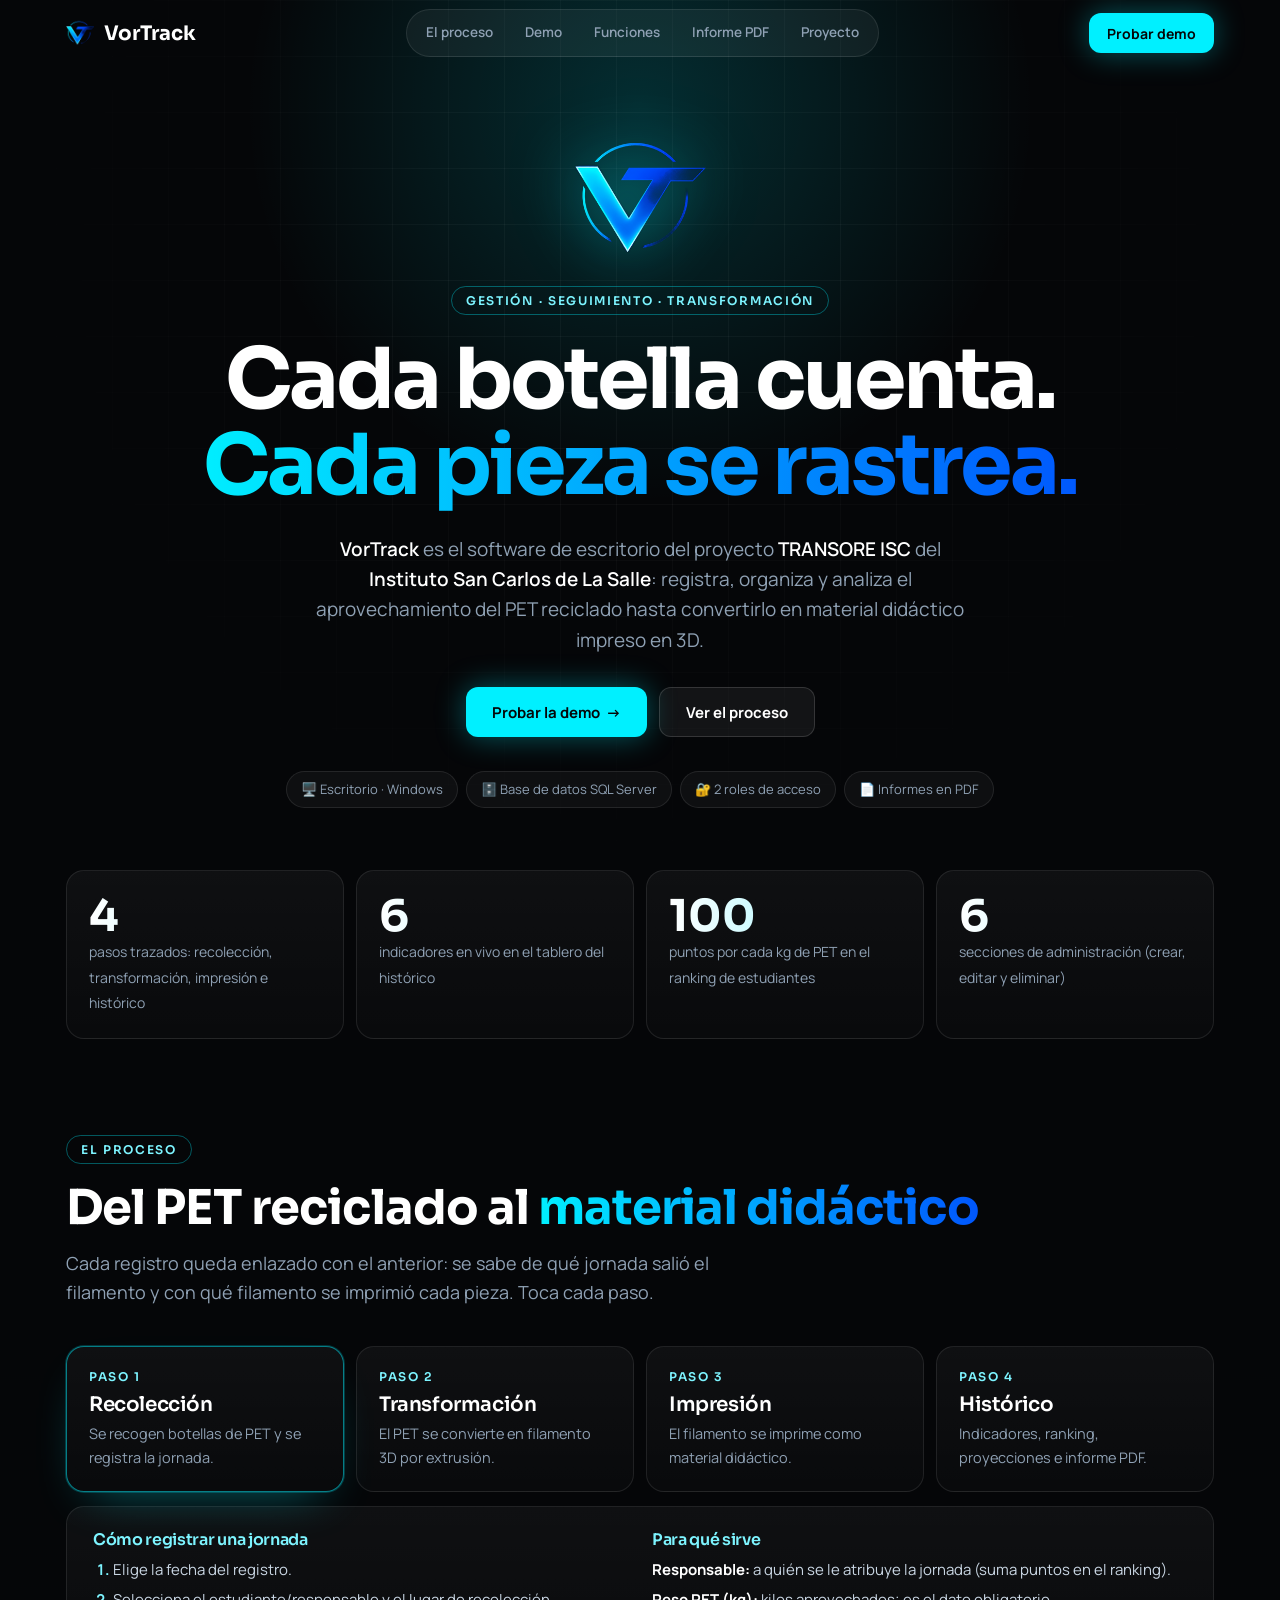
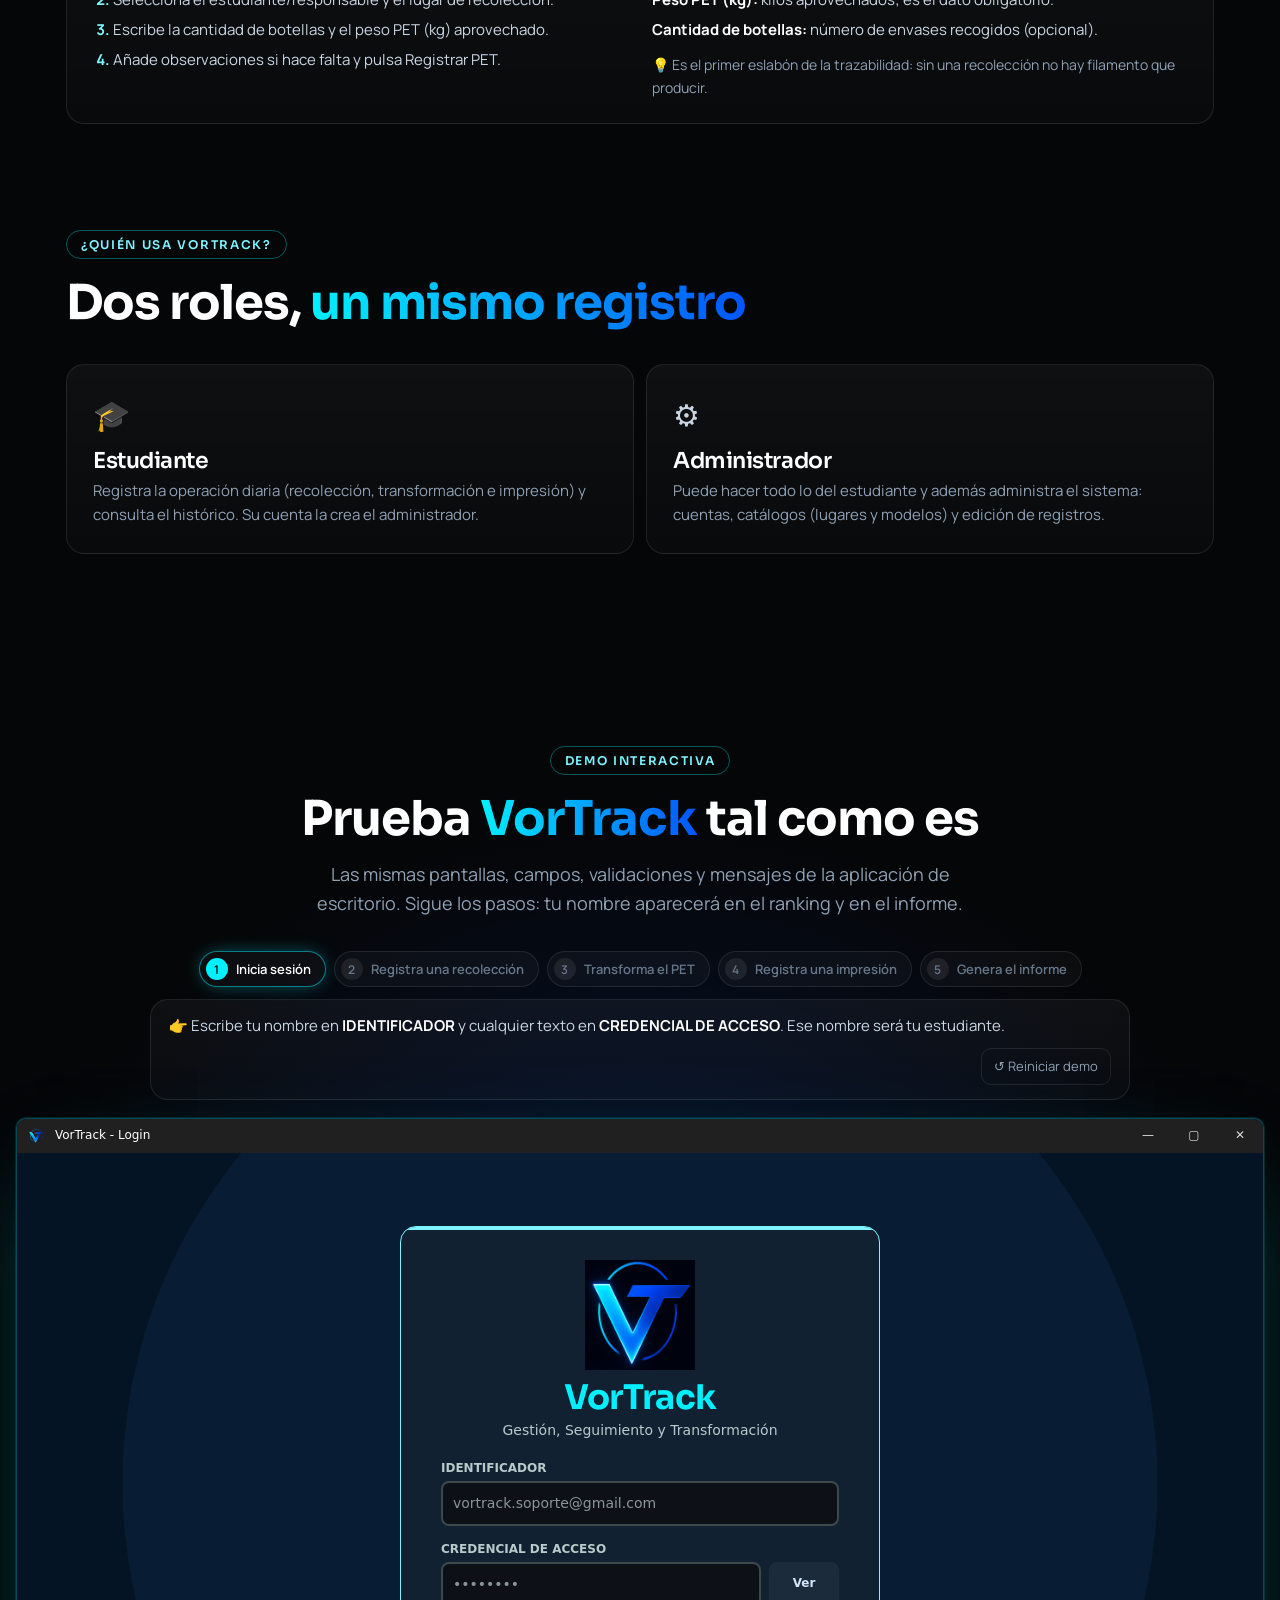
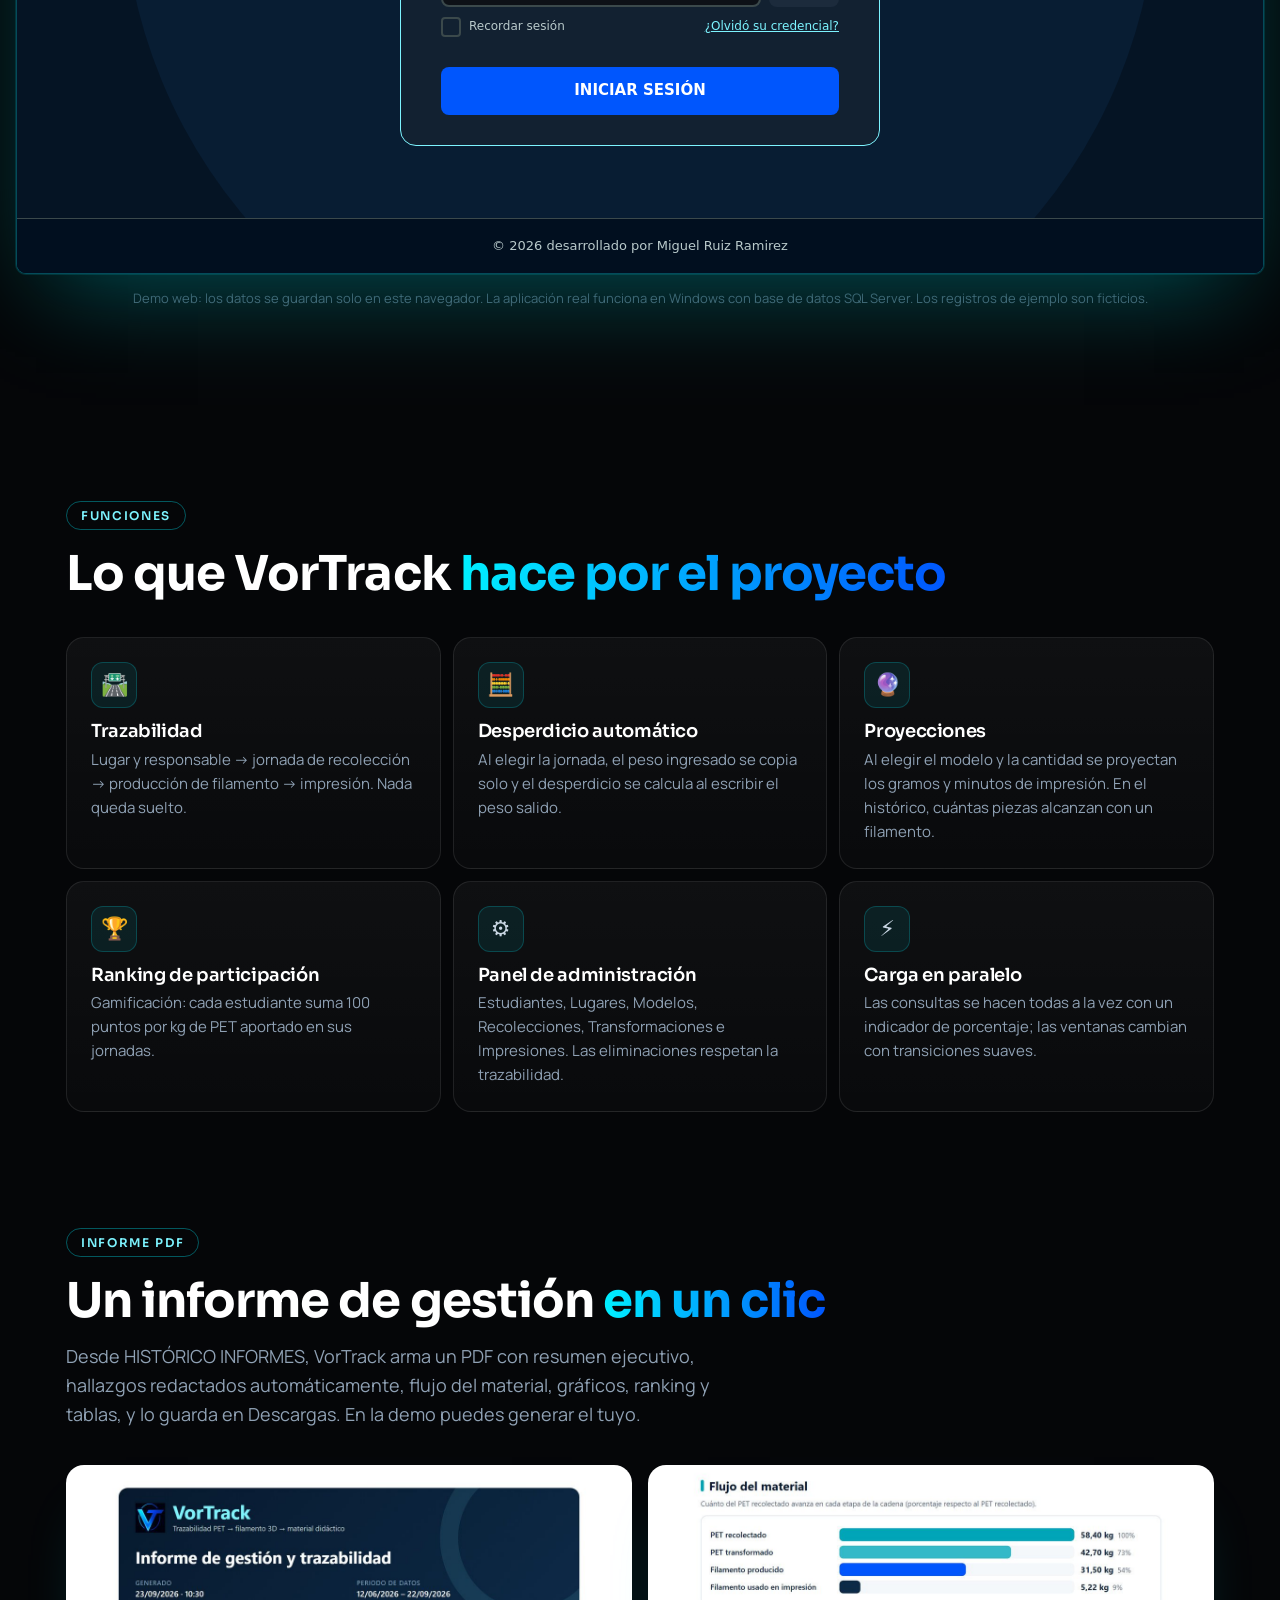
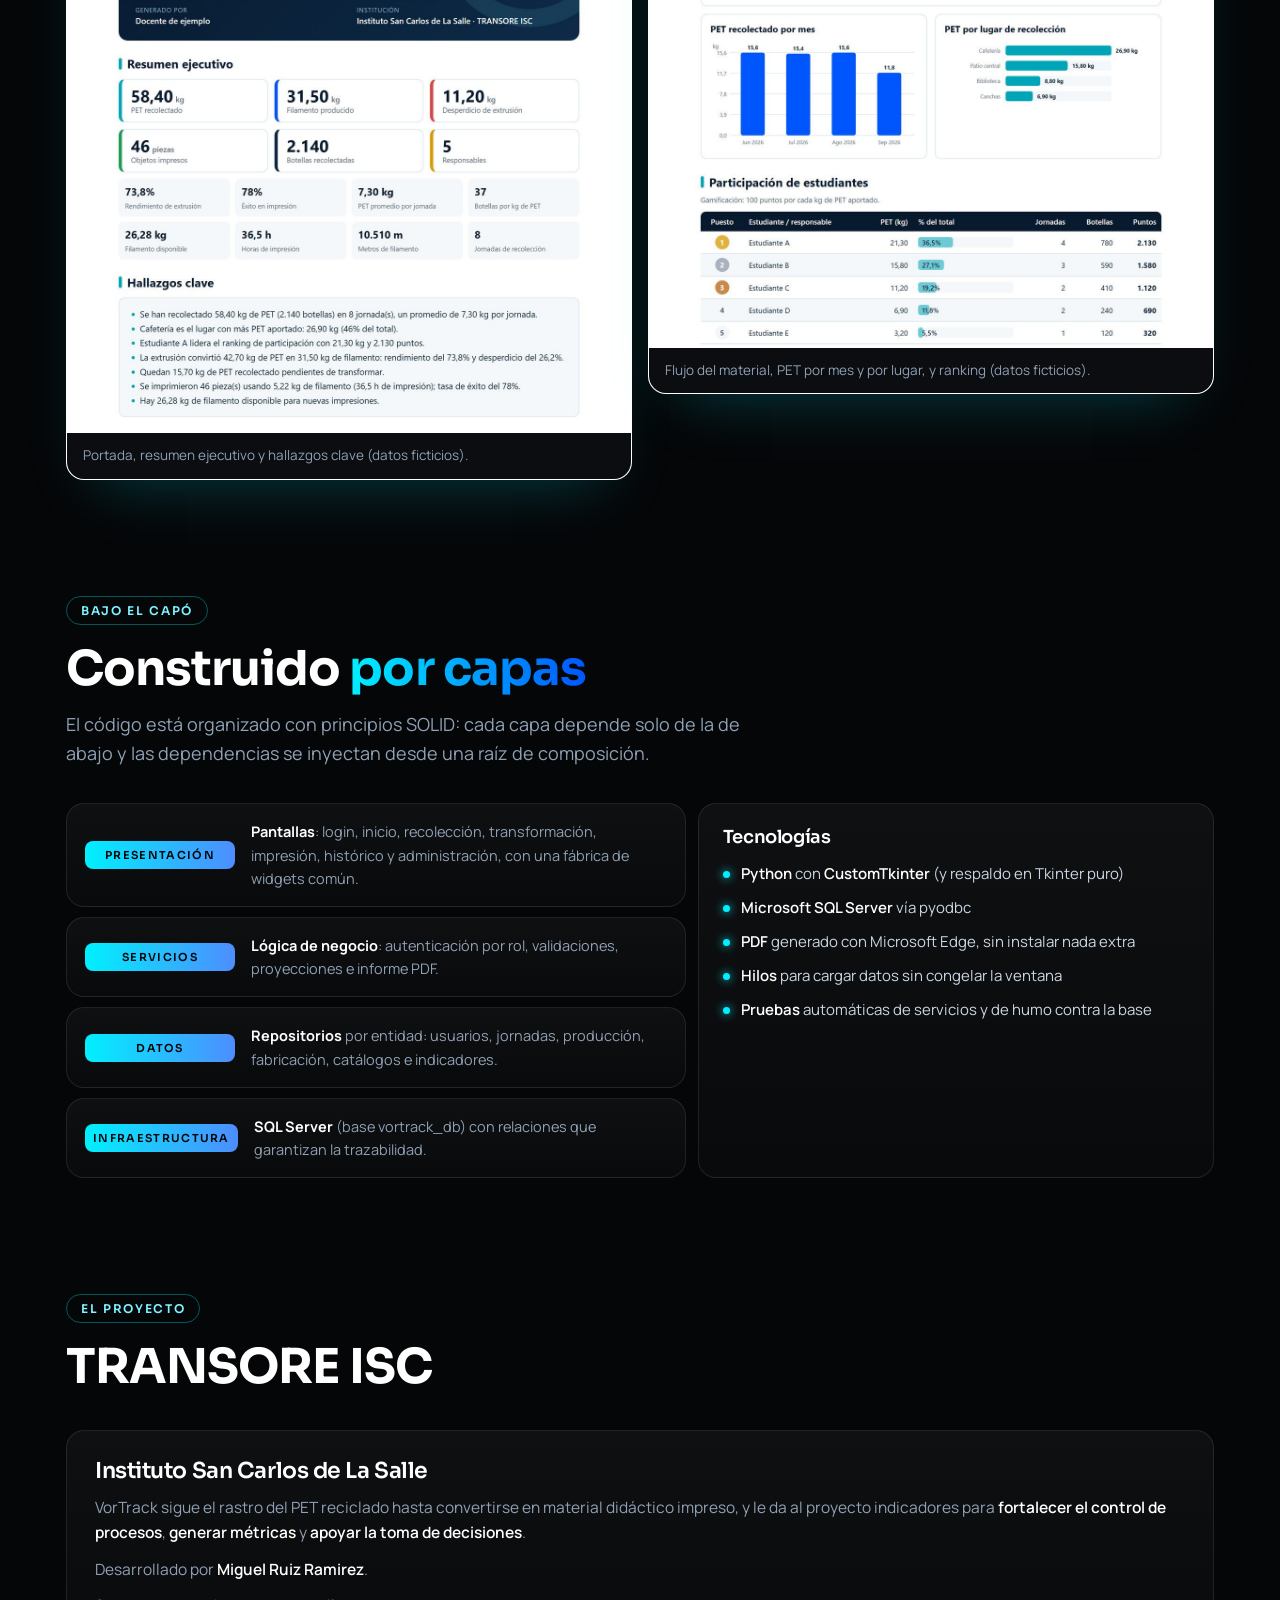
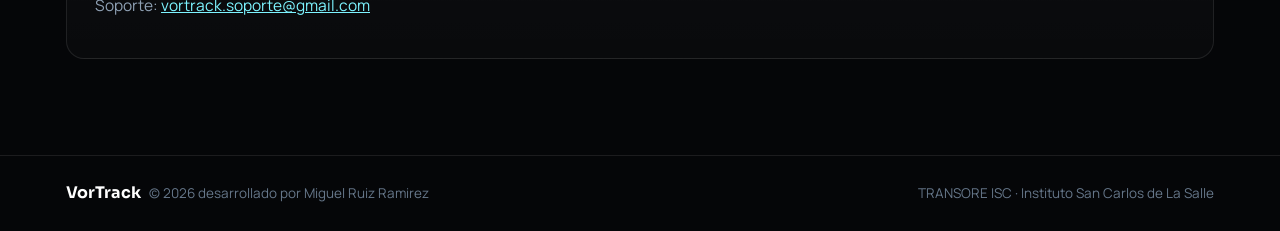
<file: index.html>
<!doctype html>
<html lang="es">
<head>
<meta charset="utf-8">
<meta name="viewport" content="width=device-width, initial-scale=1, viewport-fit=cover">
<title>VorTrack</title>
<meta name="description" content="VorTrack: software de gestión y trazabilidad del proyecto TRANSORE ISC del Instituto San Carlos de La Salle. Del PET reciclado al material didáctico impreso en 3D. Prueba la demo.">
<meta name="theme-color" content="#050608">
<link rel="icon" href="logo.png">
<link rel="preconnect" href="https://fonts.googleapis.com">
<link rel="preconnect" href="https://fonts.gstatic.com" crossorigin>
<link href="https://fonts.googleapis.com/css2?family=Sora:wght@400;600;700&family=Manrope:wght@400;500;600;700&display=swap" rel="stylesheet">
<link rel="stylesheet" href="app.css">
<style>
/* Plantilla B · Noche neón — negro + cian VorTrack, Sora (títulos) + Manrope (texto) */
:root{
  --bg:#050608; --panel:rgba(255,255,255,.045); --panel2:rgba(255,255,255,.02); --borde:rgba(255,255,255,.09);
  --cyan:#00f0ff; --cyan3:#7df4ff; --blue:#0056fd; --text:#c9d6e3; --muted:#8fa1b4; --dim:#66778a; --ok:#3ddc84;
  --titulo:"Sora",system-ui,sans-serif; --cuerpo:"Manrope",system-ui,sans-serif;
  color-scheme:dark;
}
*{box-sizing:border-box;margin:0;padding:0}
html{scroll-behavior:smooth;-webkit-text-size-adjust:100%}
body{background:var(--bg);color:var(--text);font-family:var(--cuerpo);line-height:1.6;overflow-x:hidden}
img{max-width:100%;height:auto;display:block}
a{color:var(--cyan3)}
button{font:inherit;cursor:pointer}
:focus-visible{outline:2px solid var(--cyan);outline-offset:3px}
.wrap{width:100%;max-width:1180px;margin:0 auto;padding:0 16px}
section{padding:96px 0;scroll-margin-top:64px;position:relative}
.badge{display:inline-block;border:1px solid rgba(0,240,255,.35);color:var(--cyan3);border-radius:999px;padding:6px 14px;font:600 12px var(--titulo);letter-spacing:.14em;text-transform:uppercase}
h1,h2,h3,h4{font-family:var(--titulo);color:#fff;line-height:1.1;letter-spacing:-.02em}
h2{font-size:clamp(30px,5vw,48px);font-weight:700;margin:18px 0 14px}
h2 em{font-style:normal;background:linear-gradient(90deg,var(--cyan),var(--blue));-webkit-background-clip:text;background-clip:text;color:transparent}
.lead{color:var(--muted);font-size:clamp(15.5px,2vw,18px);max-width:680px}
.center{text-align:center}.center .lead{margin:0 auto}
.btn{display:inline-flex;align-items:center;justify-content:center;gap:10px;min-height:50px;padding:0 26px;border-radius:12px;border:0;font:700 15px var(--cuerpo);text-decoration:none;transition:transform .15s,box-shadow .2s,background .2s}
.btn:active{transform:scale(.97)}
.btn-pri{background:var(--cyan);color:var(--bg);box-shadow:0 0 30px rgba(0,240,255,.35)}
.btn-pri:hover{box-shadow:0 0 44px rgba(0,240,255,.6)}
.btn-sec{background:rgba(255,255,255,.06);color:#fff;border:1px solid rgba(255,255,255,.14)}
.btn-sec:hover{background:rgba(255,255,255,.12)}
.n,.paso,.detalle,.rol,.fn,.capa,.stack,.card,.guia-tip{background:linear-gradient(180deg,var(--panel),var(--panel2));border:1px solid var(--borde);border-radius:18px}
.rv{opacity:0;transform:translateY(24px);transition:opacity .7s ease,transform .7s cubic-bezier(.2,.7,.2,1)}
.rv.in{opacity:1;transform:none}

/* barra superior */
.top{position:fixed;inset:0 0 auto;z-index:100;transition:background .3s,border-color .3s;border-bottom:1px solid transparent}
.top.solid{background:rgba(5,6,8,.8);backdrop-filter:blur(14px);-webkit-backdrop-filter:blur(14px);border-color:var(--borde)}
.top .wrap{height:66px;display:flex;align-items:center;justify-content:space-between;gap:12px}
.brand{display:flex;align-items:center;gap:10px;text-decoration:none;color:#fff;font:700 20px var(--titulo)}
.brand img{width:28px;height:28px}
.top nav{display:flex;gap:4px;background:rgba(255,255,255,.05);border:1px solid var(--borde);padding:5px;border-radius:999px}
.top nav a{color:var(--muted);text-decoration:none;font-size:13.5px;font-weight:600;padding:7px 14px;border-radius:999px;transition:background .2s,color .2s}
.top nav a:hover{background:#fff;color:var(--bg)}
.top .btn{min-height:40px;padding:0 18px;font-size:14px}
@media (max-width:920px){.top nav{display:none}}
@media (max-width:480px){.badge{letter-spacing:.06em;font-size:11px}.hero h1{font-size:40px}.hero .logo{width:104px}}

/* hero */
.hero{min-height:100svh;display:flex;align-items:center;padding:110px 0 70px;text-align:center;overflow:hidden}
.hero::before{content:"";position:absolute;width:min(900px,160vw);aspect-ratio:1;left:50%;top:-38%;transform:translateX(-50%);background:radial-gradient(circle,rgba(0,240,255,.17),transparent 62%);pointer-events:none}
.hero::after{content:"";position:absolute;inset:0;background-image:linear-gradient(rgba(255,255,255,.035) 1px,transparent 1px),linear-gradient(90deg,rgba(255,255,255,.035) 1px,transparent 1px);background-size:56px 56px;mask-image:radial-gradient(ellipse at 50% 30%,#000 20%,transparent 70%);-webkit-mask-image:radial-gradient(ellipse at 50% 30%,#000 20%,transparent 70%);pointer-events:none}
.hero .wrap{position:relative;z-index:1}
.hero .logo{width:132px;margin:0 auto 22px;filter:drop-shadow(0 0 32px rgba(0,240,255,.55));animation:flota 6s ease-in-out infinite}
@keyframes flota{50%{transform:translateY(-10px)}}
.hero h1{font-size:clamp(40px,7vw,84px);font-weight:700;margin:22px auto 20px;max-width:900px;letter-spacing:-.035em;line-height:1.02}
.hero h1 span{display:block;background:linear-gradient(90deg,var(--cyan),var(--blue));-webkit-background-clip:text;background-clip:text;color:transparent;padding-bottom:.06em}
.hero .lead{margin:0 auto;font-size:clamp(16px,2.2vw,19px)}
.hero .lead b{color:#fff;font-weight:600}
.cta{display:flex;flex-wrap:wrap;justify-content:center;gap:12px;margin-top:32px}
.chips{display:flex;flex-wrap:wrap;justify-content:center;gap:8px;margin-top:34px}
.chip{font-size:13px;color:var(--muted);background:rgba(255,255,255,.04);border:1px solid var(--borde);padding:7px 14px;border-radius:999px}

/* números */
.nums{display:grid;grid-template-columns:repeat(4,1fr);gap:12px;margin-top:-30px;position:relative;z-index:2}
.n{padding:22px}
.n b{display:block;font:700 clamp(30px,4vw,44px) var(--titulo);line-height:1.05;background:linear-gradient(90deg,#fff,var(--cyan3));-webkit-background-clip:text;background-clip:text;color:transparent}
.n span{color:var(--muted);font-size:14px}
@media (max-width:760px){.nums{grid-template-columns:1fr 1fr}}

/* proceso */
.pasos{display:grid;grid-template-columns:repeat(4,1fr);gap:12px;margin-top:40px}
.paso{padding:22px;text-align:left;color:inherit;transition:border-color .25s,transform .25s,box-shadow .25s}
.paso:hover{transform:translateY(-3px)}
.paso.on{border-color:rgba(0,240,255,.5);box-shadow:0 0 0 1px rgba(0,240,255,.2),0 20px 50px -25px rgba(0,240,255,.45)}
.paso .k{font:600 12px var(--titulo);color:var(--cyan3);letter-spacing:.14em;margin-bottom:10px}
.paso .k::before{content:"PASO "}
.paso h3{font-size:20px;font-weight:600;margin-bottom:6px}
.paso p{color:var(--muted);font-size:14.5px}
.detalle{margin-top:14px;padding:24px 26px;display:grid;grid-template-columns:1fr 1fr;gap:24px}
.detalle h4{color:var(--cyan3);font-size:16px;font-weight:600;margin-bottom:10px}
.detalle ol{padding-left:20px;font-size:15px;display:grid;gap:6px}
.detalle ol li::marker{color:var(--cyan3);font-weight:700}
.detalle ul{list-style:none;font-size:15px;display:grid;gap:6px}
.detalle ul li b{color:#fff}
.detalle .tip{font-size:14px;color:var(--muted);margin-top:12px}
@media (max-width:860px){.pasos{grid-template-columns:1fr 1fr}.detalle{grid-template-columns:1fr}}

/* roles */
.roles{display:grid;grid-template-columns:1fr 1fr;gap:12px;margin-top:34px}
.rol{padding:26px}
.rol .i{font-size:30px}
.rol h3{font-size:22px;font-weight:600;margin:10px 0 6px}
.rol p{color:var(--muted);font-size:15px}
@media (max-width:640px){.roles{grid-template-columns:1fr}}

/* demo */
#demo::before{content:"";position:absolute;inset:10% 0 auto;height:70%;background:radial-gradient(ellipse at 50% 50%,rgba(0,86,253,.16),transparent 65%);pointer-events:none}
#demo .wrap{max-width:1600px;position:relative}
.guia{margin:34px auto 18px}
.guia-pasos{list-style:none;display:flex;flex-wrap:wrap;justify-content:center;gap:8px;margin-bottom:12px}
.guia-pasos li{display:flex;align-items:center;gap:8px;font-size:13px;font-weight:600;color:var(--dim);background:rgba(255,255,255,.03);border:1px solid var(--borde);border-radius:999px;padding:6px 14px 6px 6px}
.guia-pasos li span{width:22px;height:22px;border-radius:50%;display:grid;place-items:center;background:rgba(255,255,255,.08);font-size:12px}
.guia-pasos li.cur{color:#fff;border-color:rgba(0,240,255,.5);box-shadow:0 0 20px -6px rgba(0,240,255,.6)}
.guia-pasos li.cur span{background:var(--cyan);color:var(--bg)}
.guia-pasos li.ok{color:var(--ok)}
.guia-pasos li.ok span{background:var(--ok);color:#03210f}
.guia-tip{display:flex;flex-wrap:wrap;align-items:center;gap:10px 16px;padding:14px 18px;font-size:15px;max-width:980px;margin:0 auto}
.guia-tip b{color:#fff}
.guia-reset{margin-left:auto;background:none;border:1px solid var(--borde);color:var(--muted);border-radius:10px;padding:7px 12px;font-size:13px}
.guia-reset:hover{color:#fff;border-color:var(--cyan3)}
#vtApp .vt-window{border-color:rgba(0,240,255,.25);box-shadow:0 0 0 1px rgba(0,240,255,.12),0 40px 100px -30px rgba(0,240,255,.35),0 30px 60px -20px rgba(0,0,0,.9)}
.nota-demo{font-size:13px;color:var(--dim);margin-top:14px;text-align:center}
@media (max-width:600px){.guia-pasos{gap:6px}.guia-pasos li{font-size:12px;padding:4px 10px 4px 4px}.guia-pasos li span{width:20px;height:20px}.guia-tip{font-size:14px}}

/* funciones */
.funcs{display:grid;grid-template-columns:repeat(3,1fr);gap:12px;margin-top:36px}
.fn{padding:24px;transition:border-color .25s,transform .25s}
.fn:hover{border-color:rgba(0,240,255,.35);transform:translateY(-3px)}
.fn .i{width:46px;height:46px;border-radius:12px;display:grid;place-items:center;font-size:22px;background:rgba(0,240,255,.08);border:1px solid rgba(0,240,255,.2);margin-bottom:14px}
.fn h3{font-size:18px;font-weight:600;margin-bottom:6px}
.fn p{color:var(--muted);font-size:15px}
@media (max-width:900px){.funcs{grid-template-columns:1fr 1fr}}
@media (max-width:560px){.funcs{grid-template-columns:1fr}}

/* informe */
.informe{display:grid;grid-template-columns:1fr 1fr;gap:16px;margin-top:36px;align-items:start}
.informe figure{border-radius:18px;overflow:hidden;border:1px solid var(--borde);background:#fff;box-shadow:0 30px 60px -30px rgba(0,240,255,.25)}
.informe figcaption{background:#0b0d11;color:var(--muted);font-size:13.5px;padding:12px 16px}
@media (max-width:760px){.informe{grid-template-columns:1fr}}

/* arquitectura */
.arq{display:grid;grid-template-columns:1.2fr 1fr;gap:12px;margin-top:36px}
.capas{display:grid;gap:10px}
.capa{display:flex;gap:16px;align-items:center;padding:16px 18px}
.capa .t{flex:none;min-width:150px;text-align:center;font:600 11px var(--titulo);letter-spacing:.12em;color:var(--bg);background:linear-gradient(90deg,var(--cyan),#4d8dff);padding:7px 8px;border-radius:8px}
.capa p{font-size:14.5px;color:var(--muted)}
.capa p b{color:#fff}
.stack{padding:24px}
.stack h3{font-size:18px;font-weight:600;margin-bottom:14px}
.stack ul{list-style:none;display:grid;gap:10px;font-size:15px}
.stack li{padding-left:18px;position:relative}
.stack li::before{content:"";position:absolute;left:0;top:.6em;width:7px;height:7px;border-radius:50%;background:var(--cyan);box-shadow:0 0 10px var(--cyan)}
.stack li b{color:#fff;font-weight:600}
@media (max-width:860px){.arq{grid-template-columns:1fr}}
@media (max-width:480px){.capa{flex-direction:column;align-items:flex-start;gap:8px}}

/* proyecto */
.proyecto{display:grid;gap:12px;margin-top:36px}
.card{padding:28px}
.card h3{font-size:22px;font-weight:600;margin-bottom:12px}
.card p{color:var(--muted);font-size:15.5px;margin-bottom:12px}
.card p b{color:#fff;font-weight:600}

footer.pie{border-top:1px solid var(--borde);padding:26px 0}
footer.pie .wrap{display:flex;flex-wrap:wrap;justify-content:space-between;align-items:center;gap:10px;font-size:13.5px;color:var(--dim)}
footer.pie b{color:#fff;font:700 16px var(--titulo);margin-right:8px}

@media (prefers-reduced-motion:reduce){*,*::before,*::after{animation:none!important;transition:none!important;scroll-behavior:auto!important}.rv{opacity:1;transform:none}}
</style>
</head>
<body>

<header class="top">
  <div class="wrap">
    <a class="brand" href="#inicio"><img src="logo.png" alt="">VorTrack</a>
    <nav>
      <a href="#proceso">El proceso</a>
      <a href="#demo">Demo</a>
      <a href="#funciones">Funciones</a>
      <a href="#informe">Informe PDF</a>
      <a href="#proyecto">Proyecto</a>
    </nav>
    <a class="btn btn-pri" href="#demo">Probar demo</a>
  </div>
</header>

<section class="hero" id="inicio">
  <div class="wrap">
    <img class="logo" src="logo.png" alt="Logo de VorTrack" width="256" height="256">
    <span class="badge">Gestión · Seguimiento · Transformación</span>
    <h1>Cada botella cuenta. <span>Cada pieza se rastrea.</span></h1>
    <p class="lead"><b>VorTrack</b> es el software de escritorio del proyecto <b>TRANSORE ISC</b> del <b>Instituto San Carlos de La Salle</b>: registra, organiza y analiza el aprovechamiento del PET reciclado hasta convertirlo en material didáctico impreso en 3D.</p>
    <div class="cta">
      <a class="btn btn-pri" href="#demo">Probar la demo &nbsp;→</a>
      <a class="btn btn-sec" href="#proceso">Ver el proceso</a>
    </div>
    <div class="chips">
      <span class="chip">🖥️ Escritorio · Windows</span>
      <span class="chip">🗄️ Base de datos SQL Server</span>
      <span class="chip">🔐 2 roles de acceso</span>
      <span class="chip">📄 Informes en PDF</span>
    </div>
  </div>
</section>

<div class="wrap">
  <div class="nums rv">
    <div class="n"><b>4</b><span>pasos trazados: recolección, transformación, impresión e histórico</span></div>
    <div class="n"><b>6</b><span>indicadores en vivo en el tablero del histórico</span></div>
    <div class="n"><b>100</b><span>puntos por cada kg de PET en el ranking de estudiantes</span></div>
    <div class="n"><b>6</b><span>secciones de administración (crear, editar y eliminar)</span></div>
  </div>
</div>

<section id="proceso">
  <div class="wrap">
    <div class="rv">
      <span class="badge">EL PROCESO</span>
      <h2>Del PET reciclado al <em>material didáctico</em></h2>
      <p class="lead">Cada registro queda enlazado con el anterior: se sabe de qué jornada salió el filamento y con qué filamento se imprimió cada pieza. Toca cada paso.</p>
    </div>
    <div class="pasos rv" id="pasos">
      <button class="paso on" data-i="0"><div class="k">1</div><h3>Recolección</h3><p>Se recogen botellas de PET y se registra la jornada.</p></button>
      <button class="paso" data-i="1"><div class="k">2</div><h3>Transformación</h3><p>El PET se convierte en filamento 3D por extrusión.</p></button>
      <button class="paso" data-i="2"><div class="k">3</div><h3>Impresión</h3><p>El filamento se imprime como material didáctico.</p></button>
      <button class="paso" data-i="3"><div class="k">4</div><h3>Histórico</h3><p>Indicadores, ranking, proyecciones e informe PDF.</p></button>
    </div>
    <div class="detalle rv" id="detalle" aria-live="polite"></div>
  </div>
</section>

<section style="padding-top:10px">
  <div class="wrap">
    <div class="rv">
      <span class="badge">¿QUIÉN USA VORTRACK?</span>
      <h2>Dos roles, <em>un mismo registro</em></h2>
    </div>
    <div class="roles">
      <div class="rol rv"><div class="i">🎓</div><h3>Estudiante</h3><p>Registra la operación diaria (recolección, transformación e impresión) y consulta el histórico. Su cuenta la crea el administrador.</p></div>
      <div class="rol rv"><div class="i">⚙️</div><h3>Administrador</h3><p>Puede hacer todo lo del estudiante y además administra el sistema: cuentas, catálogos (lugares y modelos) y edición de registros.</p></div>
    </div>
  </div>
</section>

<section id="demo">
  <div class="wrap">
    <div class="rv center">
      <span class="badge">DEMO INTERACTIVA</span>
      <h2>Prueba <em>VorTrack</em> tal como es</h2>
      <p class="lead">Las mismas pantallas, campos, validaciones y mensajes de la aplicación de escritorio. Sigue los pasos: tu nombre aparecerá en el ranking y en el informe.</p>
    </div>
    <div class="guia" id="vtGuide"></div>
    <div id="vtApp"></div>
    <p class="nota-demo">Demo web: los datos se guardan solo en este navegador. La aplicación real funciona en Windows con base de datos SQL Server. Los registros de ejemplo son ficticios.</p>
  </div>
</section>

<section id="funciones">
  <div class="wrap">
    <div class="rv">
      <span class="badge">FUNCIONES</span>
      <h2>Lo que VorTrack <em>hace por el proyecto</em></h2>
    </div>
    <div class="funcs">
      <div class="fn rv"><div class="i">🛣️</div><h3>Trazabilidad</h3><p>Lugar y responsable → jornada de recolección → producción de filamento → impresión. Nada queda suelto.</p></div>
      <div class="fn rv"><div class="i">🧮</div><h3>Desperdicio automático</h3><p>Al elegir la jornada, el peso ingresado se copia solo y el desperdicio se calcula al escribir el peso salido.</p></div>
      <div class="fn rv"><div class="i">🔮</div><h3>Proyecciones</h3><p>Al elegir el modelo y la cantidad se proyectan los gramos y minutos de impresión. En el histórico, cuántas piezas alcanzan con un filamento.</p></div>
      <div class="fn rv"><div class="i">🏆</div><h3>Ranking de participación</h3><p>Gamificación: cada estudiante suma 100 puntos por kg de PET aportado en sus jornadas.</p></div>
      <div class="fn rv"><div class="i">⚙️</div><h3>Panel de administración</h3><p>Estudiantes, Lugares, Modelos, Recolecciones, Transformaciones e Impresiones. Las eliminaciones respetan la trazabilidad.</p></div>
      <div class="fn rv"><div class="i">⚡</div><h3>Carga en paralelo</h3><p>Las consultas se hacen todas a la vez con un indicador de porcentaje; las ventanas cambian con transiciones suaves.</p></div>
    </div>
  </div>
</section>

<section id="informe" style="padding-top:20px">
  <div class="wrap">
    <div class="rv">
      <span class="badge">INFORME PDF</span>
      <h2>Un informe de gestión <em>en un clic</em></h2>
      <p class="lead">Desde HISTÓRICO INFORMES, VorTrack arma un PDF con resumen ejecutivo, hallazgos redactados automáticamente, flujo del material, gráficos, ranking y tablas, y lo guarda en Descargas. En la demo puedes generar el tuyo.</p>
    </div>
    <div class="informe">
      <figure class="rv"><img src="informe_resumen.jpg" alt="Portada y resumen ejecutivo del informe PDF" loading="lazy" width="1200" height="1208"><figcaption>Portada, resumen ejecutivo y hallazgos clave (datos ficticios).</figcaption></figure>
      <figure class="rv"><img src="informe_graficos.jpg" alt="Gráficos y ranking del informe PDF" loading="lazy" width="1200" height="1026"><figcaption>Flujo del material, PET por mes y por lugar, y ranking (datos ficticios).</figcaption></figure>
    </div>
  </div>
</section>

<section id="arquitectura" style="padding-top:20px">
  <div class="wrap">
    <div class="rv">
      <span class="badge">BAJO EL CAPÓ</span>
      <h2>Construido <em>por capas</em></h2>
      <p class="lead">El código está organizado con principios SOLID: cada capa depende solo de la de abajo y las dependencias se inyectan desde una raíz de composición.</p>
    </div>
    <div class="arq">
      <div class="capas rv">
        <div class="capa"><span class="t">PRESENTACIÓN</span><p><b>Pantallas</b>: login, inicio, recolección, transformación, impresión, histórico y administración, con una fábrica de widgets común.</p></div>
        <div class="capa"><span class="t">SERVICIOS</span><p><b>Lógica de negocio</b>: autenticación por rol, validaciones, proyecciones e informe PDF.</p></div>
        <div class="capa"><span class="t">DATOS</span><p><b>Repositorios</b> por entidad: usuarios, jornadas, producción, fabricación, catálogos e indicadores.</p></div>
        <div class="capa"><span class="t">INFRAESTRUCTURA</span><p><b>SQL Server</b> (base vortrack_db) con relaciones que garantizan la trazabilidad.</p></div>
      </div>
      <div class="stack rv">
        <h3>Tecnologías</h3>
        <ul>
          <li><b>Python</b> con <b>CustomTkinter</b> (y respaldo en Tkinter puro)</li>
          <li><b>Microsoft SQL Server</b> vía pyodbc</li>
          <li><b>PDF</b> generado con Microsoft Edge, sin instalar nada extra</li>
          <li><b>Hilos</b> para cargar datos sin congelar la ventana</li>
          <li><b>Pruebas</b> automáticas de servicios y de humo contra la base</li>
        </ul>
      </div>
    </div>
  </div>
</section>

<section id="proyecto" style="padding-top:20px">
  <div class="wrap">
    <div class="rv">
      <span class="badge">EL PROYECTO</span>
      <h2>TRANSORE ISC</h2>
    </div>
    <div class="proyecto">
      <div class="card rv">
        <h3>Instituto San Carlos de La Salle</h3>
        <p>VorTrack sigue el rastro del PET reciclado hasta convertirse en material didáctico impreso, y le da al proyecto indicadores para <b>fortalecer el control de procesos</b>, <b>generar métricas</b> y <b>apoyar la toma de decisiones</b>.</p>
        <p>Desarrollado por <b>Miguel Ruiz Ramirez</b>.</p>
        <p>Soporte: <a href="mailto:vortrack.soporte@gmail.com">vortrack.soporte@gmail.com</a></p>
      </div>
    </div>
  </div>
</section>

<footer class="pie">
  <div class="wrap"><span><b>VorTrack</b>© 2026 desarrollado por Miguel Ruiz Ramirez</span><span>TRANSORE ISC · Instituto San Carlos de La Salle</span></div>
</footer>

<script src="app.js"></script>
<script>
(() => {
  // Barra superior sólida al bajar
  const barra = document.querySelector('.top');
  addEventListener('scroll', () => barra.classList.toggle('solid', scrollY > 30), { passive: true });

  // Aparición al hacer scroll
  const io = new IntersectionObserver(es => es.forEach(e => { if (e.isIntersecting) { e.target.classList.add('in'); io.unobserve(e.target); } }), { threshold: .1 });
  document.querySelectorAll('.rv').forEach(el => io.observe(el));

  // Detalle de cada paso (tomado del manual de usuario)
  const PASOS = [
    { h: 'Cómo registrar una jornada', ol: ['Elige la fecha del registro.', 'Selecciona el estudiante/responsable y el lugar de recolección.', 'Escribe la cantidad de botellas y el peso PET (kg) aprovechado.', 'Añade observaciones si hace falta y pulsa Registrar PET.'],
      ul: [['Responsable', 'a quién se le atribuye la jornada (suma puntos en el ranking).'], ['Peso PET (kg)', 'kilos aprovechados; es el dato obligatorio.'], ['Cantidad de botellas', 'número de envases recogidos (opcional).']],
      tip: 'Es el primer eslabón de la trazabilidad: sin una recolección no hay filamento que producir.' },
    { h: 'Cómo registrar una producción', ol: ['Selecciona la jornada de origen: su peso de PET se copia como peso ingresado.', 'Escribe el peso salido (filamento obtenido); el desperdicio se calcula solo.', 'Completa color, diámetro (mm) y metros producidos.', 'Pulsa Registrar Filamento.'],
      ul: [['Peso salido (kg)', 'filamento obtenido; no puede superar el ingresado.'], ['Desperdicio (kg)', 'automático: peso ingresado − peso salido.'], ['Diámetro / Metros', 'características del filamento producido.']],
      tip: 'Si el peso salido es mayor que el ingresado, VorTrack no deja guardar.' },
    { h: 'Cómo registrar una impresión', ol: ['Elige el modelo (material didáctico) y el filamento que usarás.', 'Indica la cantidad de piezas: el sistema proyecta el peso (g) y el tiempo (min).', 'Ajusta los valores si es necesario y elige el estado.', 'Pulsa Registrar Impresión.'],
      ul: [['Modelo', 'la pieza a fabricar; trae estimados de peso y tiempo.'], ['Filamento utilizado', 'la producción de la que se toma el material.'], ['Estado', 'En proceso, Finalizado o Fallido.']],
      tip: 'El peso y el tiempo se autocompletan como proyección; se pueden corregir con el valor real.' },
    { h: 'Qué encuentras en el histórico', ol: ['Indicadores: PET recolectado, filamento producido, desperdicio, objetos impresos, responsables y botellas.', 'Ranking de participación de los estudiantes por PET aportado.', 'Proyecciones: eliges un filamento y ves cuántas piezas de cada modelo alcanzan y el sobrante.', 'GENERAR INFORME crea el PDF y lo guarda en Descargas.'],
      ul: [['Gamificación', '100 puntos por cada kg de PET aportado.'], ['Informe', 'portada, resumen, hallazgos, gráficos, ranking y tablas.']],
      tip: 'Ideal para presentar resultados a directivos o docentes.' },
  ];
  const det = document.getElementById('detalle');
  function mostrar(i) {
    document.querySelectorAll('.paso').forEach(p => p.classList.toggle('on', +p.dataset.i === i));
    const p = PASOS[i];
    det.innerHTML = `<div><h4>${p.h}</h4><ol>${p.ol.map(x => `<li>${x}</li>`).join('')}</ol></div>
      <div><h4>Para qué sirve</h4><ul>${p.ul.map(([a, b]) => `<li><b>${a}:</b> ${b}</li>`).join('')}</ul><p class="tip">💡 ${p.tip}</p></div>`;
  }
  document.querySelectorAll('.paso').forEach(p => p.addEventListener('click', () => mostrar(+p.dataset.i)));
  mostrar(0);
})();
</script>
</body>
</html>
</file>
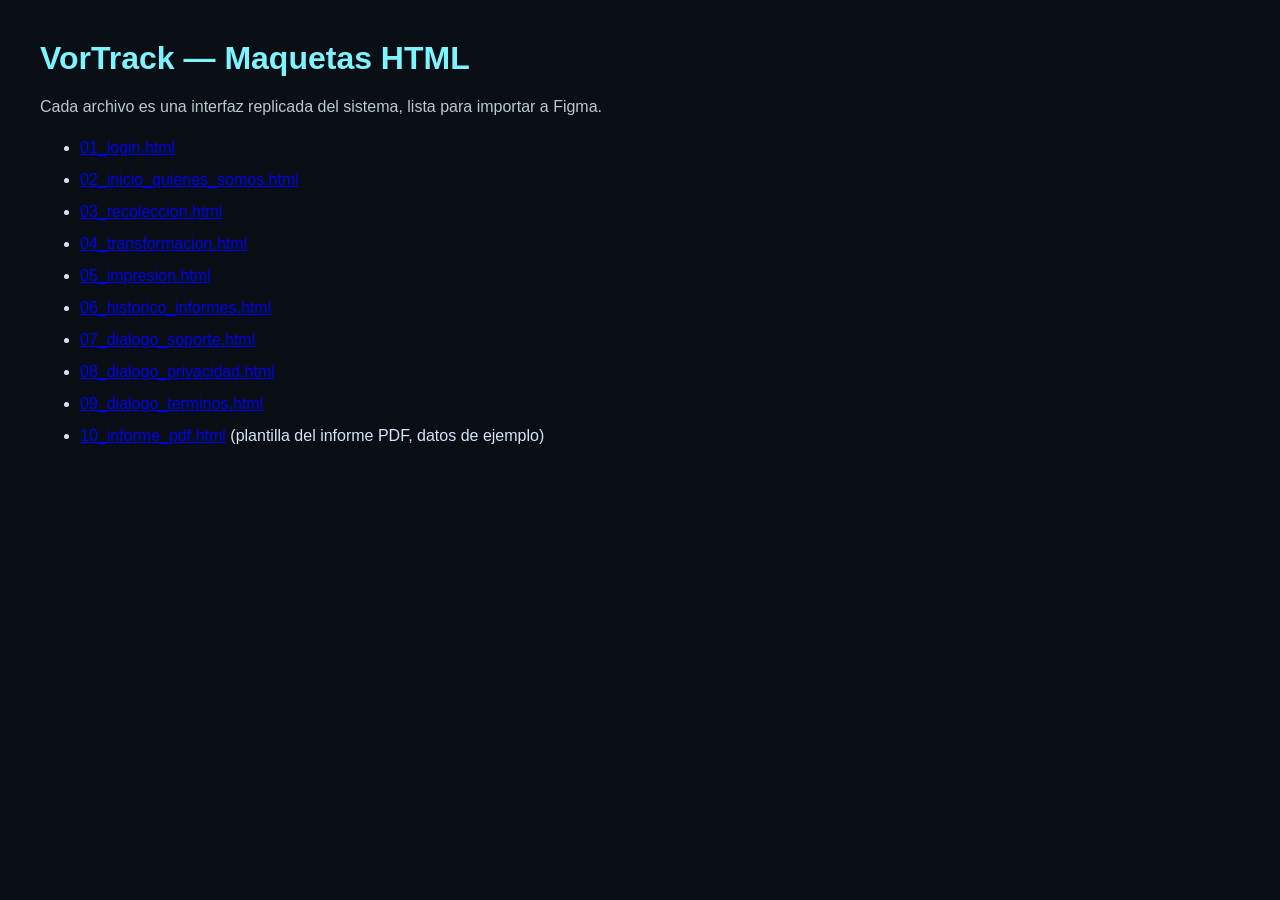
<file: maquetas_html/index.html>
<meta charset='utf-8'><title>VorTrack - Maquetas</title><body style='font-family:Segoe UI,sans-serif;background:#0a0f16;color:#d4e4fa;padding:32px'><h1 style='color:#7df4ff'>VorTrack &mdash; Maquetas HTML</h1><p style='color:#b9cacb'>Cada archivo es una interfaz replicada del sistema, lista para importar a Figma.</p><ul style='line-height:2;font-size:16px'><li><a href="01_login.html">01_login.html</a></li><li><a href="02_inicio_quienes_somos.html">02_inicio_quienes_somos.html</a></li><li><a href="03_recoleccion.html">03_recoleccion.html</a></li><li><a href="04_transformacion.html">04_transformacion.html</a></li><li><a href="05_impresion.html">05_impresion.html</a></li><li><a href="06_historico_informes.html">06_historico_informes.html</a></li><li><a href="07_dialogo_soporte.html">07_dialogo_soporte.html</a></li><li><a href="08_dialogo_privacidad.html">08_dialogo_privacidad.html</a></li><li><a href="09_dialogo_terminos.html">09_dialogo_terminos.html</a></li><li><a href="10_informe_pdf.html">10_informe_pdf.html</a> (plantilla del informe PDF, datos de ejemplo)</li></ul></body>
</file>
<file: app.css>
/* ============================================================
   Réplica web de VorTrack (escritorio, CustomTkinter).
   Colores y medidas tomados de interfaz/ui_tema.py, widgets.py,
   ui_navbar.py y de cada *_ui.py. Todo vive bajo .vt para no
   chocar con la landing.
   ============================================================ */
.vt{
  --background:#051424; --surface_lowest:#010f1f; --surface_low:#0d1c2d; --surface_container:#122131;
  --surface_high:#1c2b3c; --surface_highest:#273647; --surface_bright:#2c3a4c;
  --primary:#dbfcff; --primary_fixed:#7df4ff; --primary_fixed_dim:#00dbe9; --primary_container:#00f0ff;
  --secondary_container:#0056fd; --on_surface:#d4e4fa; --on_surface_variant:#b9cacb; --outline_variant:#3b494b;
  --error:#ffb4ab; --error_container:#93000a; --white:#fff; --success:#2e7d32; --success_hover:#1b5e20; --surface:#0d1117;
  --font:"Segoe UI","Segoe UI Variable",system-ui,-apple-system,Roboto,"Helvetica Neue",Arial,sans-serif;
  font-family:var(--font); color:var(--on_surface); line-height:1.3; position:relative;
  -webkit-font-smoothing:antialiased; text-align:left;
}
.vt :where(*){box-sizing:border-box;margin:0;padding:0}
.vt :where(button,input,select,textarea){font:inherit;color:inherit}
.vt :where(button){cursor:pointer;border:0;background:none}

/* ---------- Ventana de Windows ---------- */
.vt-window{background:var(--background);border:1px solid #2b3a48;border-radius:10px;overflow:hidden;
  box-shadow:0 30px 80px -20px rgba(0,0,0,.85),0 0 0 1px rgba(0,0,0,.4)}
.vt-titlebar{height:34px;display:flex;align-items:center;background:#202020;color:#fff;font-size:12px;user-select:none}
.vt-titlebar img{width:16px;height:16px;margin:0 10px 0 12px}
.vt-titlebar .t{flex:1;white-space:nowrap;overflow:hidden;text-overflow:ellipsis}
.vt-titlebar .ctl{display:flex;height:100%}
.vt-titlebar .ctl span{width:46px;display:grid;place-items:center;font-size:12px;color:#ddd}
.vt-titlebar .ctl span:last-child:hover{background:#c42b1c;color:#fff}
.vt-screen{position:relative;height:720px;display:flex;flex-direction:column;background:var(--background);overflow:hidden}
.vt-page{position:absolute;inset:0;display:flex;flex-direction:column;transition:opacity .15s ease}
.vt-page.fade{opacity:0}

/* ---------- Login ---------- */
.vt-login{background:var(--background);overflow:hidden}
.vt-login .glow{position:absolute;left:50%;top:calc(50% - 30px);width:115vmin;max-width:1100px;aspect-ratio:1;border-radius:50%;
  background:#081d33;transform:translate(-50%,-50%)}
.vt-login .vt-center{flex:1;display:grid;place-items:center;grid-template-columns:minmax(0,1fr);position:relative;padding:16px}
.vt-card-login{width:480px;max-width:100%;background:var(--surface_container);border:1px solid var(--primary_fixed);border-radius:16px;
  overflow:hidden;position:relative}
.vt-card-login .accent{height:3px;background:var(--primary_fixed)}
.vt-card-login .logo{width:110px;height:110px;margin:30px auto 8px;display:block}
.vt-card-login h1{font-size:34px;font-weight:700;color:var(--primary_container);text-align:center;line-height:1.15}
.vt-card-login .sub{font-size:14px;color:var(--on_surface_variant);text-align:center;margin:4px 0 22px}
.vt-card-login form{padding:0 40px 30px}
.vt-card-login label.cap{display:block;font-size:12px;font-weight:700;color:var(--on_surface_variant);margin-bottom:4px}
.vt-in-login{width:100%;height:45px;background:var(--surface);border:2px solid var(--outline_variant);border-radius:8px;color:var(--on_surface);
  font-size:14px;padding:0 10px;outline:none}
.vt-in-login:focus{border-color:#5a6b6d}
.vt-in-login::placeholder{color:#8b9596}
.vt-passrow{display:flex;gap:8px;margin-bottom:10px}
.vt-passrow .vt-in-login{flex:1}
.vt-btn-ver{width:70px;height:45px;border-radius:8px;background:var(--surface_high);color:var(--on_surface);font-weight:700;font-size:12px}
.vt-btn-ver:hover{background:var(--surface_bright)}
.vt-opts{display:flex;justify-content:space-between;align-items:center;margin:5px 0 20px;gap:8px;flex-wrap:wrap}
.vt-check{display:flex;align-items:center;gap:8px;font-size:12px;color:var(--on_surface_variant);cursor:pointer}
.vt-check input{appearance:none;width:20px;height:20px;border:2px solid var(--outline_variant);border-radius:4px;display:grid;place-items:center;cursor:pointer}
.vt-check input:checked{background:var(--primary_fixed);border-color:var(--primary_fixed)}
.vt-check input:checked::after{content:"✓";color:var(--background);font-size:13px;font-weight:700}
.vt-forgot{font-size:12px;color:var(--primary_fixed);text-decoration:underline}
.vt-btn-login{width:100%;height:48px;border-radius:8px;background:var(--secondary_container);color:#fff;font-weight:700;font-size:15px;margin-top:10px}
.vt-btn-login:hover{background:var(--primary_container)}
.vt-footer-login{height:55px;background:var(--surface_lowest);border-top:1px solid var(--outline_variant);display:grid;place-items:center;
  color:var(--on_surface_variant);font-size:13px;position:relative;flex:none}

/* ---------- Navbar ---------- */
.vt-nav{height:70px;flex:none;background:var(--surface_container);border-bottom:1px solid var(--outline_variant);display:flex;align-items:center;
  padding:0 24px;gap:10px;position:relative;z-index:20}
.vt-brand{display:flex;align-items:center;gap:10px;flex:none}
.vt-brand img{width:38px;height:38px}
.vt-brand b{font-size:27px;font-weight:700;color:var(--primary_fixed)}
.vt-navitems{flex:1;display:flex;justify-content:center;align-items:center;gap:6px}
.vt-navlink{font-size:13.5px;font-weight:700;color:var(--on_surface_variant);padding:6px 14px;position:relative;white-space:nowrap}
.vt-navlink.on{color:var(--primary_fixed)}
.vt-navlink.on::after{content:"";position:absolute;left:14px;right:14px;bottom:-2px;height:2px;background:var(--primary_fixed)}
.vt-navlink.btn{border-radius:12px;font-size:13px}
.vt-navlink.btn:hover{background:var(--surface_bright)}
.vt-reg{position:relative}
.vt-reg>button{display:flex;align-items:center;gap:6px;font-size:13.5px;font-weight:700;color:var(--on_surface_variant);padding:6px 12px;white-space:nowrap}
.vt-reg>button:hover{background:var(--surface_bright);color:var(--primary_fixed)}
.vt-reg.open>button{color:var(--primary_fixed)}
.vt-reg svg{width:16px;height:16px;transition:transform .2s cubic-bezier(.2,.7,.3,1)}
.vt-reg.open svg{transform:rotate(180deg)}
.vt-reg .panel{position:absolute;left:0;top:calc(100% + 8px);min-width:190px;background:var(--surface_container);border:1px solid var(--outline_variant);
  overflow:hidden;clip-path:inset(0 0 100% 0);transition:clip-path .2s cubic-bezier(.2,.7,.3,1);z-index:30;visibility:hidden}
.vt-reg.open .panel{clip-path:inset(0 0 0 0);visibility:visible}
.vt-reg .panel button{display:flex;width:100%;text-align:left;font-size:13.5px;color:var(--on_surface);padding:9px 16px;border-left:3px solid transparent}
.vt-reg .panel button:hover{background:var(--surface_bright);color:var(--primary_fixed)}
.vt-reg .panel button.act{color:var(--primary_fixed);font-weight:700;border-left-color:var(--primary_fixed)}
.vt-logout{flex:none;width:100px;height:36px;border-radius:12px;background:var(--surface_low);border:1px solid var(--outline_variant)!important;
  color:var(--on_surface);font-weight:700;font-size:13px}
.vt-logout:hover{background:var(--surface_bright)}

/* ---------- Footer ---------- */
.vt-foot{height:65px;flex:none;background:var(--surface_lowest);border-top:1px solid var(--outline_variant);display:flex;align-items:center;
  justify-content:space-between;padding:0 24px;gap:12px}
.vt-foot .l{display:flex;align-items:center;gap:10px;font-size:12px;color:var(--on_surface_variant)}
.vt-foot .l b{font-size:16px;color:var(--primary_fixed)}
.vt-foot .r{display:flex;gap:4px;flex-wrap:wrap}
.vt-foot .r button{font-size:12px;font-weight:700;color:var(--on_surface_variant);padding:4px 8px}
.vt-foot .r button:hover{color:var(--primary_fixed)}

/* ---------- Contenido ---------- */
.vt-main{flex:1;min-height:0;position:relative;padding:20px 40px}
.vt-split{display:grid;grid-template-columns:440px 1fr;gap:20px;height:100%;padding:10px 0}
.vt-card{background:var(--surface_container);border:1px solid var(--primary_fixed);border-radius:12px;min-height:0;display:flex;flex-direction:column;overflow:hidden}
.vt-card .ttl{font-size:23px;font-weight:700;color:var(--primary_fixed);text-align:center;padding:25px 20px 4px}
.vt-card .ttl.left{text-align:left;padding:20px 20px 15px}
.vt-card .stl{font-size:13px;color:var(--on_surface_variant);text-align:center;margin-bottom:12px}
.vt-form{flex:1;min-height:0;overflow-y:auto;padding:16px 30px 20px 40px;margin-right:6px}
.vt-form::-webkit-scrollbar{width:10px}
.vt-form::-webkit-scrollbar-thumb{background:#4a4f55;border-radius:6px;border:2px solid var(--surface_container)}
.vt-lbl{display:block;font-size:14.5px;font-weight:700;color:var(--on_surface_variant);margin-bottom:6px}
.vt-in{width:100%;height:41px;background:var(--surface_lowest);border:2px solid var(--outline_variant);border-radius:6px;color:var(--on_surface);
  font-size:15.5px;padding:0 8px;margin-bottom:16px;outline:none}
.vt-in::placeholder{color:#8a9496}
.vt-in:focus{border-color:#55666a}
.vt-in[readonly]{color:var(--on_surface_variant);cursor:default}
.vt-in.date{color-scheme:dark}
.vt-sel{position:relative;margin-bottom:16px}
.vt-sel select{width:100%;height:41px;appearance:none;-webkit-appearance:none;background:var(--surface_lowest);border:0;border-radius:6px;color:var(--on_surface);
  font-size:15.5px;padding:0 36px 0 10px;cursor:pointer;outline:none;text-overflow:ellipsis}
.vt-sel select:focus{box-shadow:0 0 0 2px #2e3e42}
.vt-sel::after{content:"";position:absolute;right:16px;top:14px;width:7px;height:7px;border-right:2.5px solid #fff;border-bottom:2.5px solid #fff;transform:rotate(45deg);pointer-events:none}
.vt-sel option{background:var(--surface_container);color:var(--on_surface)}
.vt-hint{font-size:12px;color:var(--on_surface_variant);margin:-8px 0 16px}
.vt-ta{width:100%;height:96px;background:var(--surface_lowest);border:1px solid var(--outline_variant);border-radius:6px;color:var(--on_surface);font-size:15.5px;
  padding:8px;resize:none;margin-bottom:25px;outline:none}
.vt-btn-ok{width:100%;height:45px;border-radius:8px;background:var(--success);color:#fff;font-weight:700;font-size:16.5px}
.vt-btn-ok:hover{background:var(--success_hover)}

/* tabla ttk.Treeview */
.vt-tblwrap{flex:1;min-height:0;margin:0 20px 20px;background:var(--surface);overflow:auto;position:relative}
.vt-tblwrap::-webkit-scrollbar{width:13px;height:13px;background:#f0f0f0}
.vt-tblwrap::-webkit-scrollbar-thumb{background:#c1c1c1;border:3px solid #f0f0f0;border-radius:0}
.vt-tbl{width:100%;border-collapse:collapse;font-size:clamp(14px,1.1vw,16px);color:var(--on_surface);min-width:100%}
.vt-tbl th{position:sticky;top:0;background:var(--surface_high);color:var(--on_surface_variant);font-weight:700;font-size:clamp(14px,1.1vw,16px);height:28px;padding:0 9px;white-space:nowrap;z-index:1;text-align:center}
.vt-tbl th:hover{background:var(--surface_bright)}
.vt-tbl td{height:35px;padding:0 9px;white-space:nowrap}
.vt-tbl td.c{text-align:center}
.vt-tbl td.w{text-align:left}
.vt-tbl tbody tr:hover td{background:var(--surface_low)}
.vt-tbl tr.sel td{background:var(--surface_low);color:var(--primary_fixed)}
.vt-tbl tr.nuevo td{animation:vtNuevo 1.8s ease}
@keyframes vtNuevo{0%,40%{background:rgba(125,244,255,.16)}100%{background:transparent}}

/* ---------- Inicio (Quiénes somos) ---------- */
.vt-home{display:flex;gap:40px;height:100%;align-items:center}
.vt-home .left{flex:1;display:grid;place-items:center}
.vt-glass{background:var(--surface_container);border:1px solid var(--primary_fixed_dim);border-radius:20px;padding:8px;max-width:500px;width:100%}
.vt-glass img{width:100%;display:block;border-radius:14px}
.vt-home .right{flex:1;min-width:0}
.vt-badge{display:inline-block;background:var(--surface_high);color:var(--primary_fixed);font-size:12px;font-weight:700;padding:7px 16px;border-radius:15px;margin:0 0 10px 14px;letter-spacing:.02em}
.vt-home h2{font-size:52px;font-weight:700;color:var(--primary_container);margin-bottom:18px;line-height:1.1}
.vt-desc{background:var(--surface_container);border:1px solid var(--outline_variant);border-left:5px solid var(--primary_fixed_dim);border-radius:16px;padding:16px 22px;margin-bottom:22px}
.vt-desc p{font-size:15px;color:var(--on_surface);margin-bottom:10px;max-width:520px}
.vt-desc p+p{font-size:14px;color:var(--on_surface_variant);margin:0}
.vt-feats{display:grid;grid-template-columns:repeat(3,1fr);gap:8px;margin-bottom:22px}
.vt-feat{background:var(--surface_container);border:1px solid var(--outline_variant);border-radius:12px;padding:14px}
.vt-feat .i{font-size:20px;margin-bottom:6px}
.vt-feat b{display:block;font-size:15px;color:#fff}
.vt-feat span{font-size:12.5px;color:var(--on_surface_variant)}
.vt-explorar{height:50px;padding:0 60px;border-radius:16px;background:var(--secondary_container);color:#fff;font-weight:700;font-size:13.5px}
.vt-explorar:hover{background:var(--primary_container);color:var(--surface_lowest)}

/* ---------- Histórico ---------- */
.vt-hist{display:flex;flex-direction:column;height:100%}
.vt-hhead{display:flex;justify-content:space-between;align-items:center;margin-bottom:16px;gap:12px;flex-wrap:wrap}
.vt-hhead h2{font-size:38px;font-weight:700;color:var(--primary_container);line-height:1.1}
.vt-btn-inf{height:44px;padding:0 48px;border-radius:14px;background:var(--secondary_container);color:#fff;font-weight:700;font-size:13.5px}
.vt-btn-inf:hover{background:var(--primary_container)}
.vt-hbody{flex:1;min-height:0;position:relative;display:flex;flex-direction:column}
.vt-kpis{display:grid;grid-template-columns:repeat(6,1fr);gap:12px;margin-bottom:20px}
.vt-kpi{background:var(--surface_container);border:1px solid var(--outline_variant);border-radius:14px;padding:14px 16px}
.vt-kpi .i{font-size:22px;color:var(--primary_fixed);font-family:"Segoe UI Symbol","Segoe UI Emoji",sans-serif;line-height:1}
.vt-kpi b{display:block;font-size:32px;font-weight:700;color:#fff;margin-top:8px;white-space:nowrap}
.vt-kpi span{font-size:14px;color:var(--on_surface_variant)}
.vt-hgrid{flex:1;min-height:0;display:grid;grid-template-columns:1fr 1fr;gap:20px}
.vt-proysel{padding:0 20px}
.vt-proysel .vt-lbl{font-size:14px}
.vt-proymsg{font-size:14px;color:var(--on_surface_variant);padding:0 20px 8px}

/* ---------- Spinner (ui_cargando.SpinnerCarga) ---------- */
.vt-spin{position:absolute;inset:0;background:var(--background);display:grid;place-items:center;z-index:10}
.vt-spin .box{text-align:center;transform:translateY(-5%)}
.vt-spin svg{width:96px;height:96px;display:block;margin:0 auto}
.vt-spin .tx{font-size:21px;font-weight:700;color:#fff;margin-top:14px}
.vt-spin .dt{font-size:15px;color:var(--on_surface_variant);margin-top:4px}

/* ---------- messagebox de Windows ---------- */
.vt-modal{position:absolute;inset:0;z-index:60;display:grid;place-items:center;grid-template-columns:minmax(0,1fr);background:rgba(0,0,0,.18);padding:12px}
.vt-msg{width:min(400px,calc(100vw - 24px));background:#fff;color:#1a1a1a;border-radius:8px;box-shadow:0 18px 50px rgba(0,0,0,.55);border:1px solid #9a9a9a;overflow:hidden;
  font-family:"Segoe UI",system-ui,sans-serif;animation:vtPop .16s ease}
@keyframes vtPop{from{transform:scale(.96);opacity:0}}
.vt-msg .bar{height:32px;display:flex;align-items:center;justify-content:space-between;padding-left:12px;font-size:12px}
.vt-msg .bar span{width:46px;height:32px;display:grid;place-items:center;font-size:13px;cursor:pointer}
.vt-msg .bar span:hover{background:#c42b1c;color:#fff}
.vt-msg .body{display:flex;gap:14px;padding:16px 22px 24px;font-size:14px;line-height:1.45;white-space:pre-line}
.vt-msg .ico{flex:none;width:34px;height:34px;border-radius:50%;display:grid;place-items:center;color:#fff;font-weight:700;font-size:20px;font-family:Georgia,serif}
.vt-msg .ico.info,.vt-msg .ico.q{background:#1e66c8}
.vt-msg .ico.err{background:#d52b1e;font-family:Arial,sans-serif;font-size:18px}
.vt-msg .ico.warn{width:0;height:0;border-radius:0;border-left:18px solid transparent;border-right:18px solid transparent;border-bottom:32px solid #f4c300;position:relative}
.vt-msg .ico.warn::after{content:"!";position:absolute;left:-3px;top:8px;color:#1a1a1a;font-size:18px;font-family:Arial,sans-serif}
.vt-msg .btns{background:#f0f0f0;border-top:1px solid #dfdfdf;padding:12px 14px;display:flex;justify-content:flex-end;gap:8px}
.vt-msg .btns button{min-width:88px;height:30px;border:1px solid #adadad;border-radius:4px;background:#fdfdfd;color:#1a1a1a;font-size:13px}
.vt-msg .btns button:first-child{border:2px solid #0067c0}
.vt-msg .btns button:hover{background:#e5f1fb;border-color:#0067c0}

/* ---------- Diálogos del footer (Toplevel) ---------- */
.vt-dlg{background:var(--background);border:1px solid #444;border-radius:8px;box-shadow:0 18px 60px rgba(0,0,0,.7);overflow:hidden;display:flex;flex-direction:column;
  max-width:100%;max-height:100%;animation:vtPop .16s ease}
.vt-dlg .bar{height:32px;flex:none;display:flex;align-items:center;justify-content:space-between;background:#fff;color:#1a1a1a;font-size:12px;padding-left:12px}
.vt-dlg .bar span{width:46px;height:32px;display:grid;place-items:center;cursor:pointer}
.vt-dlg .bar span:hover{background:#c42b1c;color:#fff}
.vt-dlg .accent{height:3px;background:var(--primary_fixed);flex:none}
.vt-dlg .in{background:var(--surface_container);margin:20px 24px;padding:6px 0 16px;flex:1;min-height:0;display:flex;flex-direction:column}
.vt-sop{width:min(480px,calc(100vw - 24px));height:420px}
.vt-sop .in{text-align:center;padding:8px 0 14px}
.vt-sop .big{font-size:44px;line-height:1.2}
.vt-sop h4{font-size:24px;font-weight:700;color:var(--primary_fixed)}
.vt-sop p{font-size:13.5px;color:var(--on_surface_variant);margin:6px 0 14px}
.vt-sop hr{border:0;border-top:1px solid var(--outline_variant);margin:0 0 14px}
.vt-sop .mail{background:var(--surface_highest);text-align:left;padding:10px 14px}
.vt-sop .mail small{display:block;font-size:12px;color:var(--on_surface_variant)}
.vt-sop .mail b{font-size:17px;color:var(--primary_fixed);cursor:pointer;word-break:break-all}
.vt-sop .ok{font-size:12px;font-weight:700;color:var(--primary_fixed_dim);margin-top:8px;min-height:16px}
.vt-btn-cerrar{background:var(--surface_high);color:var(--on_surface);font-weight:700;font-size:13px;padding:7px 28px;margin:14px auto 0;display:block}
.vt-btn-cerrar:hover{background:var(--surface_bright);color:var(--primary_fixed)}
.vt-txt{width:min(640px,calc(100vw - 24px));height:min(652px,calc(100% - 8px))}
.vt-txt .in{margin:20px;padding:4px 0 14px}
.vt-txt h4{font-size:24px;font-weight:700;color:var(--primary_fixed);padding:4px 4px 12px}
.vt-txt .doc{flex:1;min-height:0;overflow:auto;background:var(--surface_lowest);color:var(--on_surface);font-size:14px;padding:12px 14px;white-space:pre-wrap;line-height:1.5}

/* ---------- Informe (vista previa del PDF) ---------- */
.vt-inf{position:fixed;inset:0;z-index:200;background:rgba(1,10,20,.88);display:flex;flex-direction:column;padding:12px}
.vt-inf .tb{display:flex;align-items:center;gap:10px;color:#fff;font:600 14px var(--font);padding:0 4px 10px;flex-wrap:wrap;max-width:900px;width:100%;margin:0 auto}
.vt-inf .tb span{flex:1;min-width:160px;white-space:nowrap;overflow:hidden;text-overflow:ellipsis}
.vt-inf .tb button{background:#fff;color:#111;border-radius:8px;padding:8px 14px;font-weight:600;font-size:13px}
.vt-inf .tb button.pri{background:#0056fd;color:#fff}
.vt-inf iframe{flex:1;width:100%;max-width:900px;margin:0 auto;border:0;border-radius:8px;background:#fff}

/* ============================================================
   Responsive: en celular la app de escritorio se apila
   (mismos componentes, colores y textos).
   ============================================================ */
@media (max-width:1500px){
  .vt-main{padding:18px 26px}
  .vt-split{grid-template-columns:400px 1fr}
}
@media (max-width:1100px){
  .vt-kpis{grid-template-columns:repeat(3,1fr)}
  .vt-split{grid-template-columns:380px 1fr}
  .vt-home h2{font-size:42px}
}
@media (max-width:860px){
  .vt-titlebar .ctl span{width:36px}
  .vt-screen{height:auto;min-height:640px;overflow:visible}
  .vt-page{position:relative;inset:auto;min-height:640px}
  .vt-page.gone{display:none}
  .vt-nav{height:auto;flex-wrap:wrap;padding:10px 14px;gap:6px}
  .vt-brand b{font-size:22px}.vt-brand img{width:32px;height:32px}
  .vt-navitems{order:3;flex-basis:100%;justify-content:space-between;gap:0;margin:0 -6px}
  .vt-navlink,.vt-navlink.btn,.vt-reg>button{font-size:11px;padding:8px 6px;letter-spacing:-.01em}
  .vt-reg>button{gap:3px}
  .vt-reg svg{width:13px;height:13px}
  .vt-navlink.on::after{left:6px;right:6px}
  .vt-logout{margin-left:auto;width:84px;height:32px}
  .vt-main{padding:14px 12px}
  .vt-split{grid-template-columns:1fr;height:auto;padding:0}
  .vt-form{overflow:visible;padding:10px 18px 20px;margin:0}
  .vt-card .ttl{font-size:21px;padding-top:20px}
  .vt-tblwrap{margin:0 12px 14px;max-height:420px;min-height:160px}
  .vt-tbl,.vt-tbl th{font-size:14px}
  .vt-home{flex-direction:column;gap:20px;padding:8px 0}
  .vt-home .left{width:100%}
  .vt-glass{max-width:380px}
  .vt-home h2{font-size:40px}
  .vt-badge{margin-left:0;font-size:10.5px}
  .vt-feats{grid-template-columns:1fr}
  .vt-explorar{width:100%}
  .vt-hhead h2{font-size:30px}
  .vt-btn-inf{width:100%}
  .vt-kpis{grid-template-columns:repeat(2,1fr);gap:10px}
  .vt-kpi b{font-size:26px}
  .vt-hgrid{grid-template-columns:1fr}
  .vt-hgrid .vt-card{min-height:300px}
  .vt-foot{height:auto;flex-direction:column;align-items:flex-start;padding:14px}
  .vt-foot .l{flex-wrap:wrap}
  .vt-card-login form{padding:0 22px 24px}
  .vt-card-login .logo{width:92px;height:92px;margin-top:22px}
  .vt-card-login h1{font-size:30px}
  .vt-txt{height:80vh}
  .vt-sop{height:auto}
  .vt-modal{position:fixed;z-index:150}
}
@media (max-width:370px){
  .vt-navlink,.vt-navlink.btn,.vt-reg>button{font-size:10px;padding:8px 4px}
}
</file>
